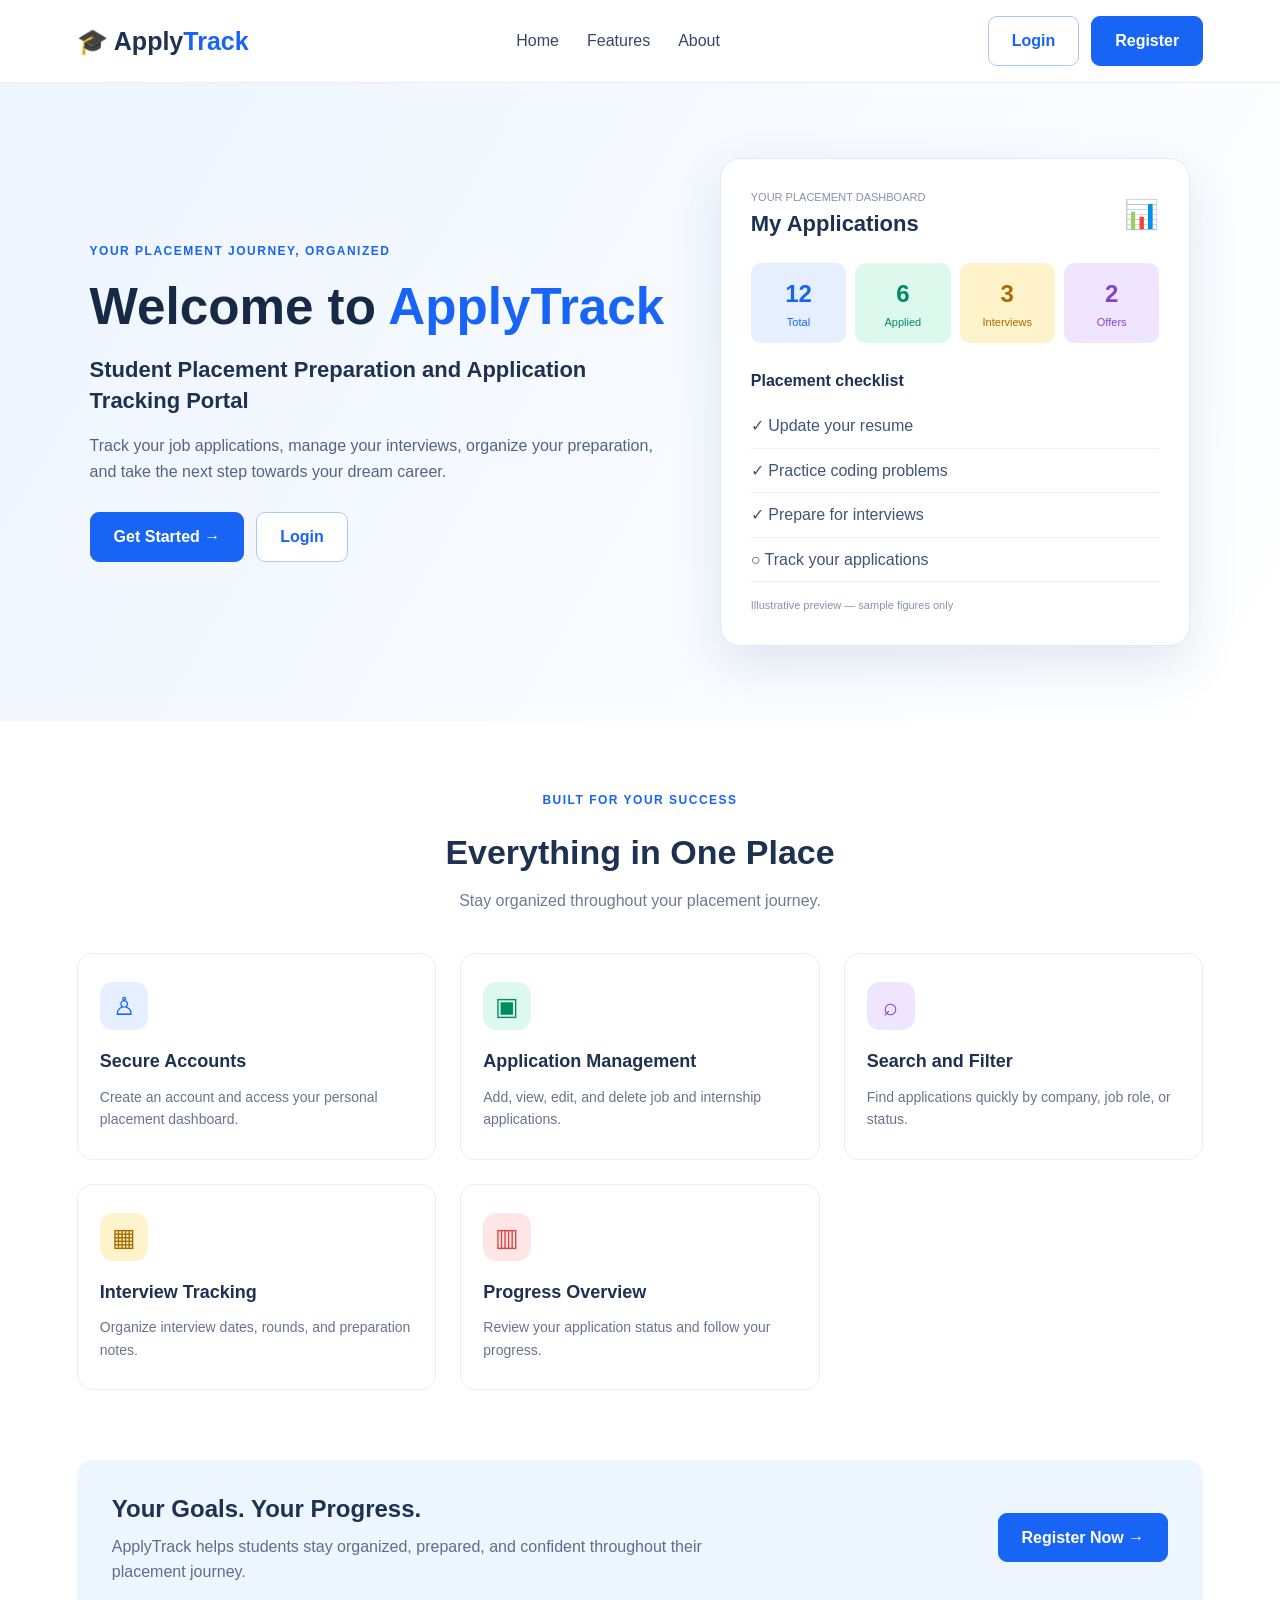
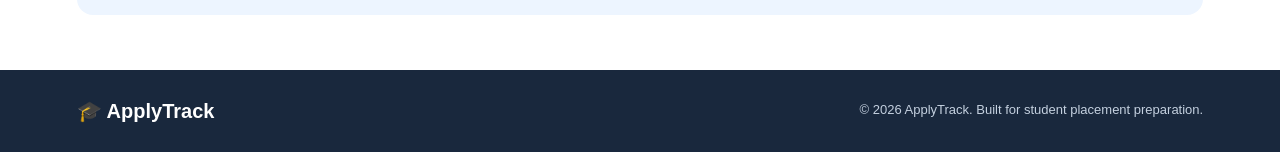
<file: src/main/webapp/index.html>
<!DOCTYPE html>
<html lang="en">
<head>
    <meta charset="UTF-8">
    <meta name="viewport" content="width=device-width, initial-scale=1.0">
    <title>ApplyTrack | Placement Preparation Portal</title>
    <link rel="stylesheet" href="css/style.css">
</head>
<body>

<header class="navbar">
    <a href="index.html" class="logo">🎓 Apply<span>Track</span></a>

    <nav>
        <a href="#home">Home</a>
        <a href="#features">Features</a>
        <a href="#about">About</a>
    </nav>

    <div class="nav-buttons">
        <a href="login.html" class="btn btn-outline">Login</a>
        <a href="register.html" class="btn btn-primary">Register</a>
    </div>
</header>

<main>
    <section class="hero" id="home">
        <div class="hero-content">
            <p class="eyebrow">YOUR PLACEMENT JOURNEY, ORGANIZED</p>

            <h1>Welcome to <span>ApplyTrack</span></h1>

            <h2>Student Placement Preparation and Application Tracking Portal</h2>

            <p class="description">
                Track your job applications, manage your interviews,
                organize your preparation, and take the next step
                towards your dream career.
            </p>

            <div class="hero-buttons">
                <a href="register.html" class="btn btn-primary">
                    Get Started →
                </a>
                <a href="login.html" class="btn btn-outline">
                    Login
                </a>
            </div>
        </div>

        <div class="hero-card">
            <div class="card-heading">
                <div>
                    <p class="muted">YOUR PLACEMENT DASHBOARD</p>
                    <h3>My Applications</h3>
                </div>
                <span class="dashboard-icon">📊</span>
            </div>

            <div class="stats">
                <div class="stat-box blue">
                    <strong>12</strong>
                    <span>Total</span>
                </div>
                <div class="stat-box green">
                    <strong>6</strong>
                    <span>Applied</span>
                </div>
                <div class="stat-box yellow">
                    <strong>3</strong>
                    <span>Interviews</span>
                </div>
                <div class="stat-box purple">
                    <strong>2</strong>
                    <span>Offers</span>
                </div>
            </div>

            <h4>Placement checklist</h4>
            <ul class="checklist">
                <li>✓ Update your resume</li>
                <li>✓ Practice coding problems</li>
                <li>✓ Prepare for interviews</li>
                <li>○ Track your applications</li>
            </ul>

            <p class="demo-note">
                Illustrative preview — sample figures only
            </p>
        </div>
    </section>

    <section class="features section" id="features">
        <div class="section-heading">
            <p class="eyebrow">BUILT FOR YOUR SUCCESS</p>
            <h2>Everything in One Place</h2>
            <p>Stay organized throughout your placement journey.</p>
        </div>

        <div class="feature-grid">
            <article class="feature-card">
                <div class="feature-icon blue-icon">♙</div>
                <h3>Secure Accounts</h3>
                <p>Create an account and access your personal placement dashboard.</p>
            </article>

            <article class="feature-card">
                <div class="feature-icon green-icon">▣</div>
                <h3>Application Management</h3>
                <p>Add, view, edit, and delete job and internship applications.</p>
            </article>

            <article class="feature-card">
                <div class="feature-icon purple-icon">⌕</div>
                <h3>Search and Filter</h3>
                <p>Find applications quickly by company, job role, or status.</p>
            </article>

            <article class="feature-card">
                <div class="feature-icon yellow-icon">▦</div>
                <h3>Interview Tracking</h3>
                <p>Organize interview dates, rounds, and preparation notes.</p>
            </article>

            <article class="feature-card">
                <div class="feature-icon red-icon">▥</div>
                <h3>Progress Overview</h3>
                <p>Review your application status and follow your progress.</p>
            </article>
        </div>
    </section>

    <section class="cta" id="about">
        <div>
            <h2>Your Goals. Your Progress.</h2>
            <p>
                ApplyTrack helps students stay organized, prepared,
                and confident throughout their placement journey.
            </p>
        </div>

        <a href="register.html" class="btn btn-primary">Register Now →</a>
    </section>
</main>

<footer>
    <a href="index.html" class="footer-logo">🎓 ApplyTrack</a>
    <p>© 2026 ApplyTrack. Built for student placement preparation.</p>
</footer>

<script src="js/script.js"></script>
</body>
</html>
</file>
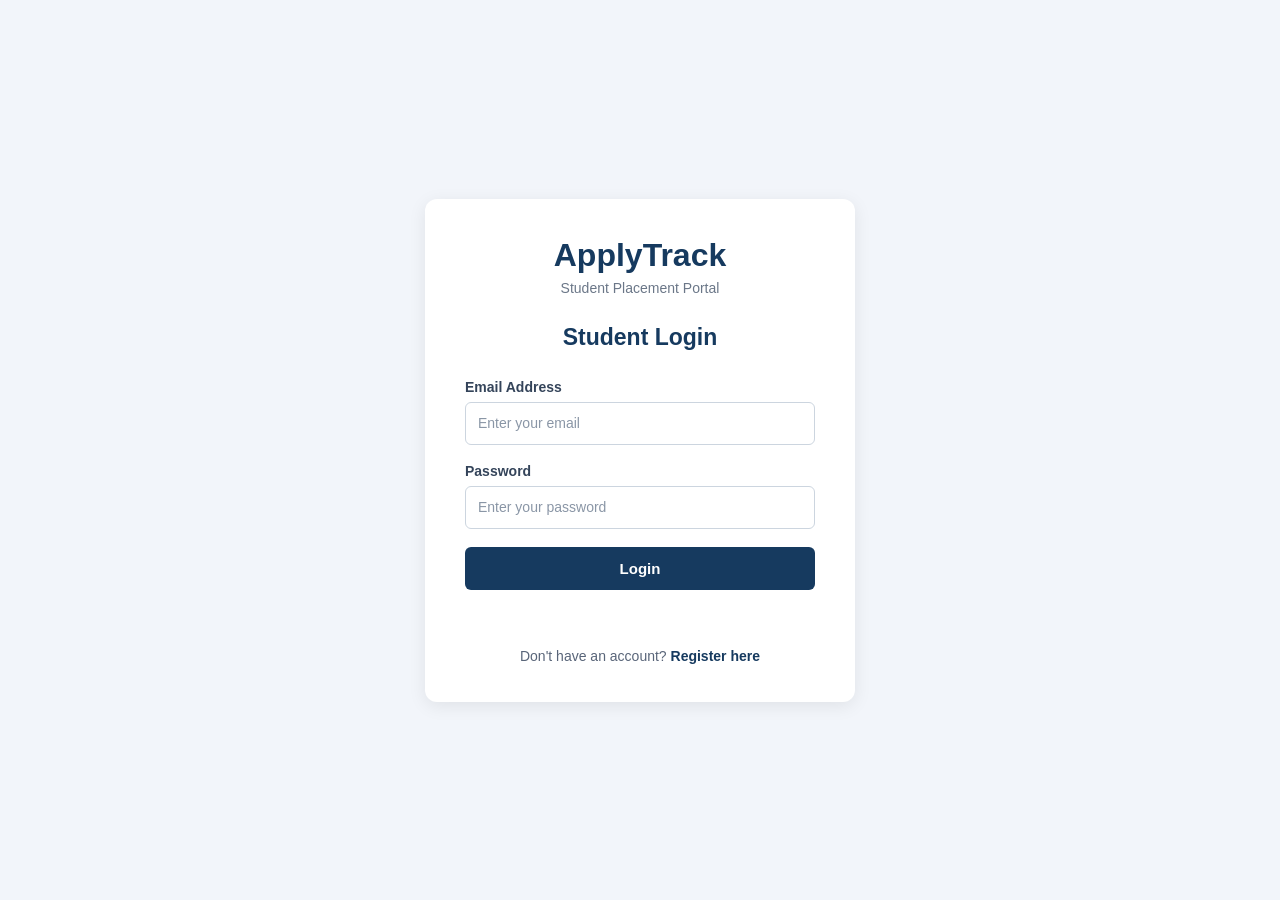
<file: src/main/webapp/login.html>
<!DOCTYPE html>
<html>
<head>
    <title>ApplyTrack - Login</title>
    <link rel="stylesheet" href="css/login.css">
</head>
<body>

<div class="container">

    <div class="brand">
        <h1>ApplyTrack</h1>
        <p>Student Placement Portal</p>
    </div>

    <h2>Student Login</h2>

    <form action="login" method="post">

        <div class="form-group">
            <label for="email">Email Address</label>
            <input
                    type="email"
                    id="email"
                    name="email"
                    placeholder="Enter your email"
                    required>
        </div>

        <div class="form-group">
            <label for="password">Password</label>
            <input
                    type="password"
                    id="password"
                    name="password"
                    placeholder="Enter your password"
                    required>
        </div>

        <button type="submit">Login</button>

    </form>

    <p id="message" class="message"></p>

    <p class="register-text">
        Don't have an account?
        <a href="register.html">Register here</a>
    </p>

</div>

<script>
    const params = new URLSearchParams(window.location.search);
    const error = params.get("error");
    const message = document.getElementById("message");

    if (error === "credentials") {
        message.textContent = "Incorrect email or password.";
        message.className = "message error-message";
    } else if (error === "invalid") {
        message.textContent = "Please enter your email and password.";
        message.className = "message error-message";
    } else if (error === "failed") {
        message.textContent = "Login failed. Please try again.";
        message.className = "message error-message";
    } else if (params.get("logout") === "success") {
        message.textContent = "You have logged out successfully!";
        message.className = "message success-message";
    }
</script>

</body>
</html>
</file>
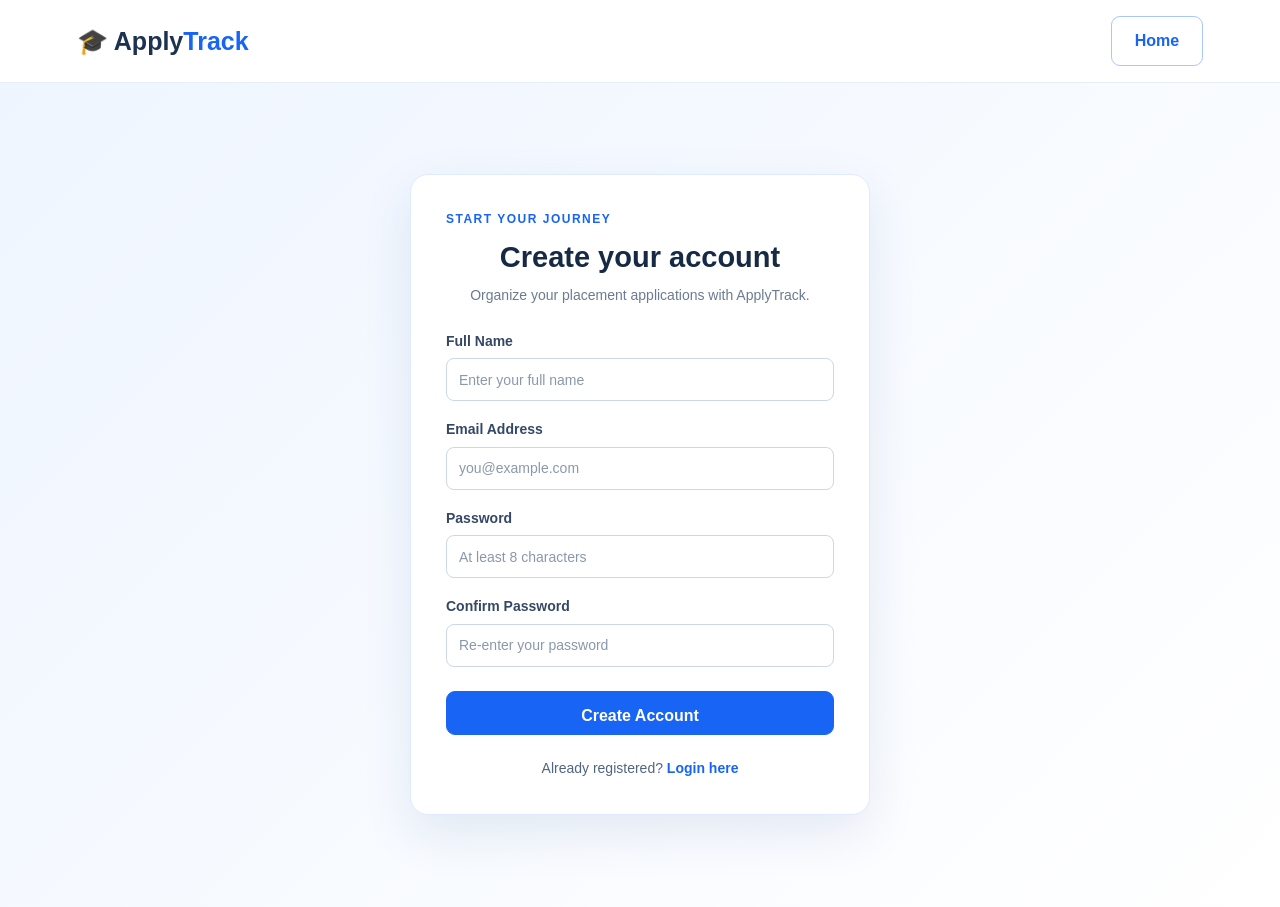
<file: src/main/webapp/register.html>
<!DOCTYPE html>
<html lang="en">
<head>
    <meta charset="UTF-8">
    <meta name="viewport" content="width=device-width, initial-scale=1.0">
    <title>Register | ApplyTrack</title>
    <link rel="stylesheet" href="css/style.css">
</head>

<body class="auth-page">

<header class="navbar">
    <a href="index.html" class="logo">
        🎓 Apply<span>Track</span>
    </a>

    <a href="index.html" class="btn btn-outline">Home</a>
</header>

<main class="auth-container">

    <section class="auth-card">

        <p class="eyebrow">START YOUR JOURNEY</p>

        <h1>Create your account</h1>

        <p class="auth-subtitle">
            Organize your placement applications with ApplyTrack.
        </p>

        <div id="message"
             class="form-message"
             role="status"
             aria-live="polite">
        </div>

        <form action="register" method="post">

            <div class="form-group">
                <label for="name">Full Name</label>

                <input
                        type="text"
                        id="name"
                        name="name"
                        maxlength="100"
                        autocomplete="name"
                        placeholder="Enter your full name"
                        required>
            </div>

            <div class="form-group">
                <label for="email">Email Address</label>

                <input
                        type="email"
                        id="email"
                        name="email"
                        maxlength="150"
                        autocomplete="email"
                        placeholder="you@example.com"
                        required>
            </div>

            <div class="form-group">
                <label for="password">Password</label>

                <input
                        type="password"
                        id="password"
                        name="password"
                        minlength="8"
                        maxlength="72"
                        pattern="[ -~]{8,72}"
                        title="Use 8–72 ASCII characters."
                        autocomplete="new-password"
                        placeholder="At least 8 characters"
                        required>
            </div>

            <div class="form-group">
                <label for="confirmPassword">Confirm Password</label>

                <input
                        type="password"
                        id="confirmPassword"
                        name="confirmPassword"
                        minlength="8"
                        maxlength="72"
                        pattern="[ -~]{8,72}"
                        autocomplete="new-password"
                        placeholder="Re-enter your password"
                        required>
            </div>

            <button type="submit" class="btn btn-primary form-button">
                Create Account
            </button>

        </form>

        <p class="auth-footer">
            Already registered?
            <a href="login.html">Login here</a>
        </p>

    </section>

</main>

<script>
    const params = new URLSearchParams(window.location.search);
    const message = document.getElementById("message");

    const messages = {
        invalid: "Please enter valid details in all fields.",
        password: "Use a password between 8 and 72 characters.",
        mismatch: "The passwords do not match.",
        duplicate: "This email is already registered.",
        failed: "Registration failed. Please try again."
    };

    if (params.get("success") === "true") {

        message.textContent =
            "Account created successfully! Login will be available soon.";

        message.classList.add("success-message");

    } else if (messages[params.get("error")]) {

        message.textContent =
            messages[params.get("error")];

        message.classList.add("error-message");
    }
</script>

</body>
</html>
</file>
<file: src/main/webapp/css/style.css>
/*Dashboard*/
* {
    margin: 0;
    padding: 0;
    box-sizing: border-box;
}

html {
    scroll-behavior: smooth;
}

body {
    font-family: Arial, Helvetica, sans-serif;
    color: #1d3150;
    background: #ffffff;
    line-height: 1.6;
}

a {
    text-decoration: none;
}

.navbar {
    min-height: 76px;
    padding: 16px 6%;
    display: flex;
    justify-content: space-between;
    align-items: center;
    gap: 20px;
    background: #ffffff;
    border-bottom: 1px solid #e8eef7;
}

.logo, .footer-logo {
    font-size: 25px;
    font-weight: bold;
    color: #1d3150;
    white-space: nowrap;
}

.logo span {
    color: #1764f5;
}

nav {
    display: flex;
    gap: 28px;
}

nav a {
    color: #344866;
    font-weight: 500;
}

nav a:hover {
    color: #1764f5;
}

.nav-buttons, .hero-buttons {
    display: flex;
    align-items: center;
    gap: 12px;
}

.btn {
    display: inline-block;
    padding: 11px 23px;
    border-radius: 9px;
    font-weight: bold;
    text-align: center;
    transition: transform 0.2s, background 0.2s;
}

.btn:hover {
    transform: translateY(-2px);
}

.btn-primary {
    background: #1764f5;
    color: #ffffff;
    border: 1px solid #1764f5;
}

.btn-primary:hover {
    background: #0d4fd0;
}

.btn-outline {
    color: #1764f5;
    background: #ffffff;
    border: 1px solid #a9c7ff;
}

.btn-outline:hover {
    background: #eff5ff;
}

.hero {
    padding: 75px 7%;
    display: grid;
    grid-template-columns: 1.1fr 0.9fr;
    align-items: center;
    gap: 55px;
    background: linear-gradient(120deg, #eef5ff, #ffffff);
}

.eyebrow {
    color: #1764f5;
    font-size: 12px;
    font-weight: bold;
    letter-spacing: 1.5px;
    margin-bottom: 15px;
}

.hero h1 {
    font-size: clamp(36px, 4vw, 55px);
    line-height: 1.2;
    margin-bottom: 18px;
    color: #172a45;
}

.hero h1 span {
    color: #1764f5;
}

.hero h2 {
    font-size: 22px;
    line-height: 1.4;
    margin-bottom: 16px;
}

.description {
    color: #526580;
    max-width: 570px;
    margin-bottom: 28px;
}

.hero-card {
    padding: 30px;
    background: #ffffff;
    border: 1px solid #e0eaff;
    border-radius: 20px;
    box-shadow: 0 18px 50px rgba(29, 67, 130, 0.12);
}

.card-heading {
    display: flex;
    justify-content: space-between;
    align-items: center;
    margin-bottom: 22px;
}

.card-heading h3 {
    font-size: 22px;
}

.muted, .demo-note {
    color: #8593a8;
    font-size: 11px;
}

.dashboard-icon {
    font-size: 28px;
}

.stats {
    display: grid;
    grid-template-columns: repeat(4, minmax(0, 1fr));
    gap: 9px;
    margin-bottom: 25px;
}

.stat-box {
    padding: 12px 5px;
    text-align: center;
    border-radius: 10px;
    display: flex;
    flex-direction: column;
}

.stat-box strong {
    font-size: 24px;
}

.stat-box span {
    font-size: 11px;
}

.blue {
    background: #e5efff;
    color: #1764f5;
}

.green {
    background: #ddf9ed;
    color: #008b62;
}

.yellow {
    background: #fff3cc;
    color: #a86b00;
}

.purple {
    background: #f0e5ff;
    color: #8142ce;
}

.hero-card h4 {
    margin-bottom: 10px;
}

.checklist {
    list-style: none;
}

.checklist li {
    padding: 9px 0;
    border-bottom: 1px solid #edf1f7;
    color: #405574;
}

.demo-note {
    margin-top: 15px;
}

.section {
    padding: 70px 6%;
}

.section-heading {
    text-align: center;
    margin-bottom: 40px;
}

.section-heading h2 {
    font-size: 34px;
    margin-bottom: 8px;
}

.section-heading > p:last-child {
    color: #6c7b91;
}

.feature-grid {
    display: grid;
    grid-template-columns: repeat(3, minmax(0, 1fr));
    gap: 24px;
}

.feature-card {
    padding: 28px 22px;
    border: 1px solid #e9eef6;
    border-radius: 15px;
    background: #ffffff;
    transition: transform 0.2s, box-shadow 0.2s;
}

.feature-card:hover {
    transform: translateY(-4px);
    box-shadow: 0 12px 30px rgba(29, 67, 130, 0.08);
}

.feature-icon {
    width: 48px;
    height: 48px;
    display: grid;
    place-items: center;
    border-radius: 13px;
    font-size: 25px;
    margin-bottom: 17px;
}

.blue-icon {
    background: #e5efff;
    color: #1764f5;
}

.green-icon {
    background: #ddf9ed;
    color: #008b62;
}

.purple-icon {
    background: #f0e5ff;
    color: #8142ce;
}

.yellow-icon {
    background: #fff3cc;
    color: #a86b00;
}

.red-icon {
    background: #ffe6e6;
    color: #d74444;
}

.feature-card h3 {
    font-size: 18px;
    margin-bottom: 10px;
}

.feature-card p {
    color: #66758b;
    font-size: 14px;
}

.cta {
    margin: 0 6% 55px;
    padding: 30px 35px;
    border-radius: 16px;
    background: #edf5ff;
    display: flex;
    justify-content: space-between;
    align-items: center;
    gap: 25px;
}

.cta h2 {
    margin-bottom: 5px;
}

.cta p {
    color: #5c6f8a;
    max-width: 650px;
}

footer {
    padding: 25px 6%;
    background: #19283d;
    color: #ffffff;
    display: flex;
    justify-content: space-between;
    align-items: center;
    gap: 20px;
}

.footer-logo {
    color: #ffffff;
    font-size: 20px;
}

footer p {
    color: #c4d0df;
    font-size: 13px;
    text-align: right;
}

@media (max-width: 850px) {
    .navbar {
        flex-wrap: wrap;
    }

    nav {
        order: 3;
        width: 100%;
        justify-content: center;
    }

    .hero {
        grid-template-columns: 1fr;
        padding: 50px 6%;
    }

    .feature-grid {
        grid-template-columns: repeat(2, minmax(0, 1fr));
    }
}

@media (max-width: 520px) {
    .navbar {
        padding: 16px 4%;
    }

    .logo {
        font-size: 21px;
    }

    .nav-buttons .btn {
        padding: 8px 12px;
    }

    nav {
        gap: 18px;
    }

    .hero {
        padding: 40px 5%;
    }

    .hero-card {
        padding: 18px;
    }

    .stats {
        grid-template-columns: repeat(2, minmax(0, 1fr));
    }

    .feature-grid {
        grid-template-columns: 1fr;
    }

    .section-heading h2 {
        font-size: 28px;
    }

    .cta {
        margin: 0 5% 35px;
        padding: 25px;
        align-items: flex-start;
        flex-direction: column;
    }

    footer {
        align-items: flex-start;
        flex-direction: column;
    }

    footer p {
        text-align: left;
    }
}








/* =========================================
          Registration and Login Pages
          ========================================= */

   .auth-page {
       min-height: 100vh;
       background: linear-gradient(135deg, #eef5ff, #ffffff);
   }

/* Authentication Navigation */

.auth-page .navbar {
    background: #ffffff;
    border-bottom: 1px solid #e8eef7;
}

.auth-page .logo {
    color: #1d3150;
}

.auth-page .logo span {
    color: #1764f5;
}

.auth-page .btn-outline {
    color: #1764f5;
    background: #ffffff;
    border: 1px solid #a9c7ff;
}

.auth-page .btn-outline:hover {
    background: #eff5ff;
}

/* Authentication Container */

.auth-container {
    min-height: calc(100vh - 76px);
    padding: 45px 20px;
    display: flex;
    justify-content: center;
    align-items: center;
}

/* Authentication Card */

.auth-card {
    width: 100%;
    max-width: 460px;
    padding: 35px;
    background: #ffffff;
    border: 1px solid #e0eaff;
    border-radius: 18px;
    box-shadow: 0 18px 50px rgba(29, 67, 130, 0.10);
}

.auth-card .eyebrow {
    margin-bottom: 10px;
}

.auth-card h1 {
    text-align: center;
    font-size: 29px;
    line-height: 1.3;
    margin-bottom: 8px;
    color: #172a45;
}

.auth-subtitle {
    text-align: center;
    color: #6c7b91;
    font-size: 14px;
    line-height: 1.5;
    margin-bottom: 24px;
}

/* Form */

.form-group {
    margin-bottom: 17px;
}

.auth-card label {
    display: block;
    margin: 0 0 6px;
    font-size: 14px;
    font-weight: bold;
    color: #344866;
}

.auth-card input {
    width: 100%;
    height: 43px;
    padding: 11px 12px;
    border: 1px solid #ccd7e7;
    border-radius: 8px;
    font: inherit;
    font-size: 14px;
    color: #1d3150;
    background: #ffffff;
    outline: none;
    transition: border-color 0.2s, box-shadow 0.2s;
}

.auth-card input::placeholder {
    color: #8a98ab;
}

.auth-card input:focus {
    border-color: #1764f5;
    box-shadow: 0 0 0 3px #e5efff;
}

/* Submit Button */

.form-button {
    width: 100%;
    height: 44px;
    margin-top: 7px;
    font: inherit;
    font-weight: bold;
    cursor: pointer;
}

/* Messages */

.form-message {
    margin: 12px 0 18px;
    font-size: 14px;
    text-align: center;
}

.success-message {
    padding: 10px 12px;
    color: #087443;
    background: #e1f8ed;
    border: 1px solid #b7ead3;
    border-radius: 8px;
}

.error-message {
    padding: 10px 12px;
    color: #b42318;
    background: #fff0ee;
    border: 1px solid #f2c5bf;
    border-radius: 8px;
}

/* Authentication Footer */

.auth-footer {
    margin-top: 22px;
    text-align: center;
    font-size: 14px;
    color: #526580;
}

.auth-footer a {
    color: #1764f5;
    font-weight: bold;
}

.auth-footer a:hover {
    text-decoration: underline;
}

/* Responsive Authentication Pages */

@media (max-width: 600px) {

    .auth-page .navbar {
        padding: 16px 4%;
    }

    .auth-page .logo {
        font-size: 21px;
    }

    .auth-container {
        min-height: calc(100vh - 68px);
        padding: 30px 15px;
    }

    .auth-card {
        padding: 28px 22px;
        border-radius: 14px;
    }

    .auth-card h1 {
        font-size: 25px;
    }

    .auth-subtitle {
        font-size: 13px;
    }

    .auth-page .btn-outline {
        padding: 8px 14px;
    }
}
</file>
<file: src/main/webapp/css/login.css>
/* =========================================
   ApplyTrack Login Page
   ========================================= */

* {
    margin: 0;
    padding: 0;
    box-sizing: border-box;
}

body {
    font-family: Arial, sans-serif;
    background: #f2f5fa;
    color: #243653;
    min-height: 100vh;

    display: flex;
    align-items: center;
    justify-content: center;

    padding: 20px;
}

/* Login Card */

.container {
    width: 100%;
    max-width: 430px;

    background: #ffffff;

    padding: 38px 40px;

    border-radius: 12px;

    box-shadow:
            0 4px 18px rgba(0, 0, 0, 0.08);
}

/* Brand */

.brand {
    text-align: center;
    margin-bottom: 28px;
}

.brand h1 {
    color: #163A5F;
    font-size: 32px;
    margin-bottom: 6px;
}

.brand p {
    color: #6b7788;
    font-size: 14px;
}

/* Heading */

h2 {
    text-align: center;

    color: #163A5F;

    font-size: 23px;

    margin-bottom: 28px;
}

/* Form */

form {
    width: 100%;
}

.form-group {
    width: 100%;
    margin-bottom: 18px;
}

/* Labels */

label {
    display: block;

    width: 100%;

    margin-bottom: 7px;

    color: #34445a;

    font-size: 14px;
    font-weight: 600;

    text-align: left;
}

/* Inputs */

input {
    display: block;

    width: 100%;
    height: 43px;

    padding: 10px 12px;

    border: 1px solid #ccd5df;
    border-radius: 6px;

    font-family: Arial, sans-serif;
    font-size: 14px;

    color: #243653;
    background: #ffffff;

    outline: none;

    transition:
            border-color 0.2s ease,
            box-shadow 0.2s ease;
}

input::placeholder {
    color: #8a96a6;
}

input:focus {
    border-color: #163A5F;

    box-shadow:
            0 0 0 2px rgba(22, 58, 95, 0.1);
}

/* Login Button */

button {
    display: block;

    width: 100%;
    height: 43px;

    margin-top: 7px;

    background: #163A5F;
    color: #ffffff;

    border: none;
    border-radius: 6px;

    cursor: pointer;

    font-family: Arial, sans-serif;
    font-size: 15px;
    font-weight: 600;

    transition: background 0.2s ease;
}

button:hover {
    background: #245987;
}

/* Messages */

.message {
    min-height: 20px;

    margin: 18px 0 10px;

    text-align: center;

    font-size: 14px;
}

.error-message {
    color: #b02a37;

    background: #fdecec;

    border: 1px solid #f3c2c7;

    padding: 10px;

    border-radius: 6px;
}

.success-message {
    color: #198754;

    background: #eaf7ef;

    border: 1px solid #b9e3c7;

    padding: 10px;

    border-radius: 6px;
}

/* Register Link */

.register-text {
    text-align: center;

    margin-top: 20px;

    color: #596579;

    font-size: 14px;
}

.register-text a {
    color: #163A5F;

    font-weight: 600;

    text-decoration: none;
}

.register-text a:hover {
    text-decoration: underline;
}

/* Responsive */

@media (max-width: 500px) {

    body {
        padding: 15px;
    }

    .container {
        padding: 30px 22px;
    }

    .brand h1 {
        font-size: 28px;
    }

    h2 {
        font-size: 21px;
    }
}
</file>
